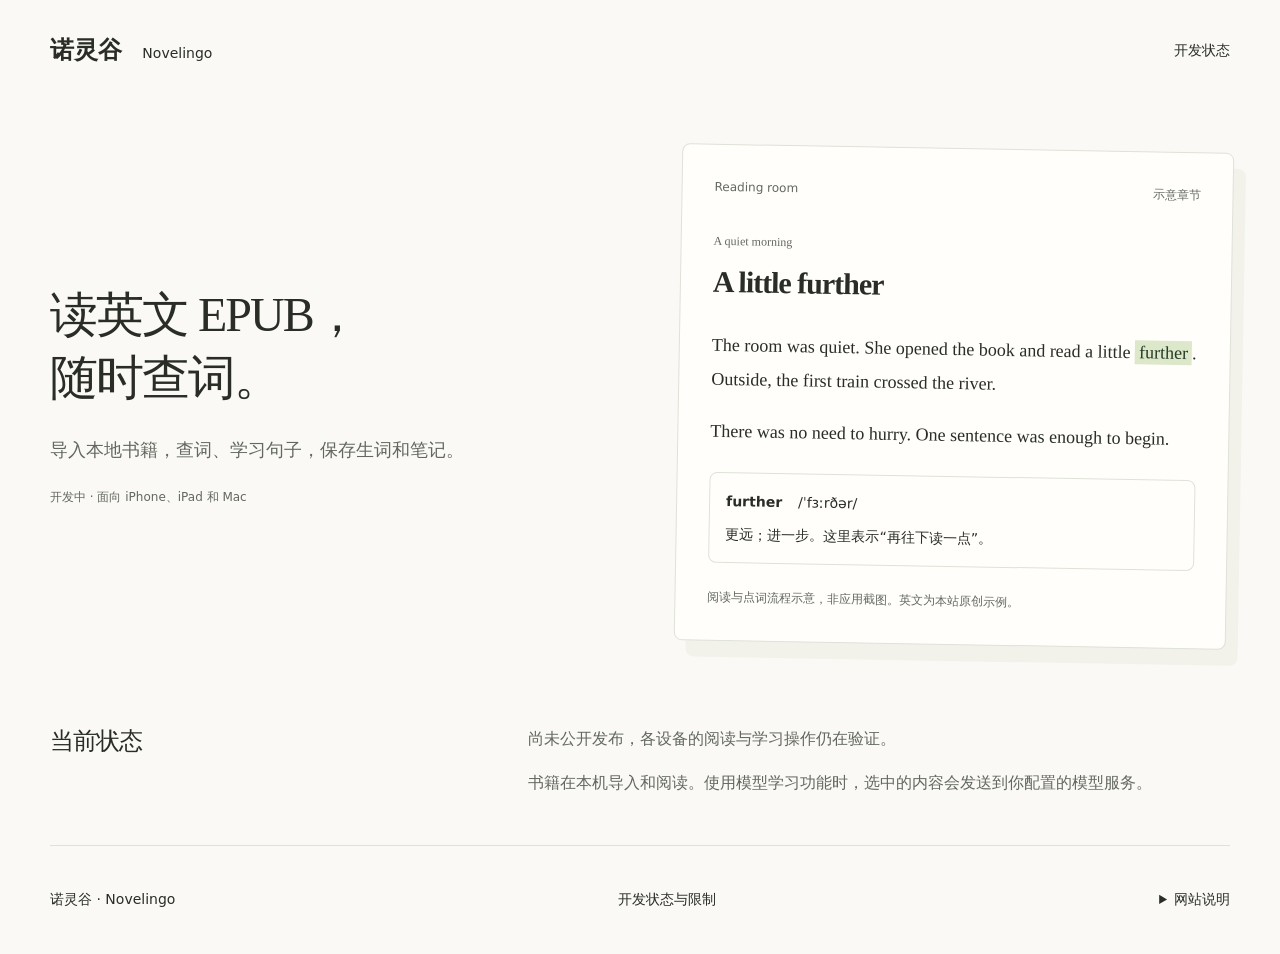
<file: website/index.html>
<!doctype html><html lang="zh-CN"><head><meta charset="utf-8"><meta name="viewport" content="width=device-width,initial-scale=1"><meta name="color-scheme" content="light dark"><title>Novelingo · 英文 EPUB 阅读</title><meta name="description" content="本地英文 EPUB 阅读器，支持查词、句子学习、生词与笔记。开发中，尚未公开发布。"><meta property="og:title" content="Novelingo · 英文 EPUB 阅读"><meta property="og:description" content="本地英文 EPUB 阅读器，支持查词、句子学习、生词与笔记。开发中，尚未公开发布。"><meta property="og:type" content="website"><link rel="icon" href="icon.svg" type="image/svg+xml"><link rel="stylesheet" href="style.css?v=3"></head><body><a class="skip" href="#main">跳到正文</a>
<header><a class="brand" href="./">诺灵谷 <span>Novelingo</span></a><nav aria-label="主导航"><a href="#questions">开发状态</a></nav></header>
<main id="main"><section class="opening"><div class="opening-copy"><h1>读英文 EPUB，<br>随时查词。</h1><p class="lead">导入本地书籍，查词、学习句子，保存生词和笔记。</p><p class="status">开发中 · 面向 iPhone、iPad 和 Mac</p></div>
<figure class="reading-preview"><div class="page-top"><span>Reading room</span><span>示意章节</span></div><article lang="en"><p class="chapter">A quiet morning</p><h2>A little further</h2><p>The room was quiet. She opened the book and read a little <mark>further</mark>. Outside, the first train crossed the river.</p><p>There was no need to hurry. One sentence was enough to begin.</p></article><aside><span class="word">further</span><span>/ˈfɜːrðər/</span><p>更远；进一步。这里表示“再往下读一点”。</p></aside><figcaption>阅读与点词流程示意，非应用截图。英文为本站原创示例。</figcaption></figure></section>


<section id="questions" class="questions"><h2>当前状态</h2><p>尚未公开发布，各设备的阅读与学习操作仍在验证。</p><p>书籍在本机导入和阅读。使用模型学习功能时，选中的内容会发送到你配置的模型服务。</p></section>
</main>
<footer><span>诺灵谷 · Novelingo</span><a href="#questions">开发状态与限制</a><details id="site-notice"><summary>网站说明</summary><p>本页无统计、表单或账户功能。阅读画面为原创示意，非 App 截图。</p></details></footer></body></html>
</file>
<file: website/style.css>
:root{color-scheme:light dark;--paper:#faf9f5;--ink:#292d26;--muted:#62685f;--accent:#466447;--on-accent:#fff;--line:#dfe2d8;--surface:#fffefb}body{background:var(--paper);color:var(--ink)}*{box-sizing:border-box}html{scroll-behavior:smooth;scroll-padding-top:24px}body{margin:0;font-family:ui-sans-serif,system-ui,-apple-system,"PingFang SC",sans-serif;line-height:1.75}a{color:inherit;text-decoration:none}a:hover{text-decoration:underline;text-underline-offset:5px}a:focus-visible,summary:focus-visible{outline:3px solid var(--accent);outline-offset:5px}header,main,footer{width:min(1180px,calc(100% - 64px));margin:auto}header{display:flex;justify-content:space-between;align-items:center;gap:24px;padding:28px 0}nav{display:flex;gap:24px;flex-wrap:wrap}nav a{min-height:44px;display:inline-flex;align-items:center;font-size:14px}.brand{font-weight:650;font-size:24px}.brand span{font-size:14px;font-weight:400;margin-left:12px}.skip{position:fixed;top:-100px;left:16px;background:var(--paper);padding:12px;z-index:5}.skip:focus{top:16px}h1,h2,h3,p{margin-top:0}h1,h2{text-wrap:balance}p{text-wrap:pretty}h1{font-size:60px;line-height:1.18;letter-spacing:-2px;font-weight:600;margin-bottom:24px}h2{font-size:36px;line-height:1.4;font-weight:550;letter-spacing:-1px}h3{font-size:20px;line-height:1.5;font-weight:600}.note{font-size:14px;color:var(--accent);margin-bottom:24px}.lead{font-size:18px;line-height:1.9;max-width:38em;color:var(--muted)}.primary{display:inline-flex;min-height:48px;align-items:center;background:var(--accent);color:var(--on-accent);padding:8px 24px;border-radius:8px;font-weight:600;margin-top:16px;transition:opacity .2s cubic-bezier(.32,.72,0,1),transform .2s cubic-bezier(.32,.72,0,1)}.primary:hover{opacity:.85;text-decoration:none}.primary:active{transform:translateY(1px)}.status{font-size:12px;color:var(--muted);margin:20px 0 0}figure{margin:0;min-width:0}figcaption{font-size:12px;line-height:1.7;color:var(--muted)}section{scroll-margin-top:24px}.questions,.limits{max-width:800px;margin:0 auto;padding:80px 0}.questions h2,.limits h2{margin-bottom:32px}details{border-bottom:1px solid var(--line);padding:16px 0}summary{cursor:pointer;font-weight:550;min-height:44px;align-content:center}details p{color:var(--muted);margin:12px 0;max-width:68ch}.closing{padding:64px 0 96px}.closing h2{margin-bottom:16px}footer{border-top:1px solid var(--line);display:flex;gap:24px;flex-wrap:wrap;justify-content:space-between;padding:32px 0;font-size:14px}footer p{flex-basis:100%;color:var(--muted);font-size:12px;margin:0}@media(max-width:700px){header,main,footer{width:calc(100% - 40px)}header{align-items:flex-start;padding:20px 0;flex-direction:column;gap:8px}nav{gap:20px}h1{font-size:36px;line-height:1.25;letter-spacing:-1px}h2{font-size:30px}.lead{font-size:16px}.questions,.limits{padding:48px 0}.closing{padding:48px 0 64px}}@media(prefers-reduced-motion:reduce){html{scroll-behavior:auto}*,*::before,*::after{transition:none!important;animation:none!important}}
.opening{display:grid;grid-template-columns:1.05fr 1fr;gap:80px;align-items:center;padding:64px 0 96px}.opening h1{font-family:ui-serif,"Songti SC","Noto Serif CJK SC",serif;font-weight:500}.reading-preview{background:var(--surface);padding:32px;border:1px solid var(--line);border-radius:8px;box-shadow:12px 16px 0 #d7daca40;transform:rotate(1deg)}.page-top{display:flex;justify-content:space-between;font-size:12px;color:var(--muted);padding-bottom:32px}.reading-preview article{font-family:Georgia,serif;font-size:18px;line-height:1.9}.reading-preview .chapter{font-size:12px;color:var(--muted);margin-bottom:8px}.reading-preview h2{font-family:Georgia,serif;font-size:30px}.reading-preview mark{background:#dce8c9;color:#243b26;padding:2px 4px}.reading-preview aside{border:1px solid var(--line);padding:16px;border-radius:8px;margin:24px 0;font-size:14px}.reading-preview aside p{margin:8px 0 0}.word{font-weight:650;margin-right:16px}.reading{border-top:1px solid var(--line);padding:80px 0;display:grid;grid-template-columns:1fr 1.1fr;gap:80px}.essays article{margin-bottom:32px}.essays article:last-child{margin-bottom:0}.essays p{color:var(--muted);margin:0}.steps{padding:48px 0;border-top:1px solid var(--line);border-bottom:1px solid var(--line)}.steps ol{display:flex;gap:48px;list-style:decimal-leading-zero;padding-left:32px;margin-bottom:0}.steps li{flex:1;color:var(--muted)}.steps span{display:block;font-size:20px;color:var(--ink);margin-bottom:8px}.closing{text-align:center}@media(max-width:950px){.opening{gap:40px}.opening h1{font-size:48px}.reading{gap:40px}}@media(max-width:700px){.opening{grid-template-columns:1fr;padding:40px 0 64px;gap:48px}.opening h1{font-size:36px}.reading-preview{transform:none;padding:24px}.reading{grid-template-columns:1fr;gap:16px;padding:48px 0}.steps ol{flex-direction:column;gap:24px}.reading-preview article{font-size:16px}}@media(prefers-color-scheme:dark){:root{--paper:#181818;--ink:#eeeede;--muted:#babdb3;--accent:#b8d0a8;--on-accent:#202b1b;--line:#3f443a;--surface:#1f1f1f}.reading-preview{box-shadow:none}.reading-preview mark{background:#405137;color:#eff5e8}}

.unavailable{display:inline-flex;align-items:center;min-height:44px;font-size:12px;color:var(--muted)}

footer details{flex-basis:100%;max-width:800px;font-size:14px}footer details p{font-size:14px}

/* Unreleased product introduction: keep the existing visual direction compact. */
.opening{padding:48px 0;gap:48px}.opening h1{font-size:48px;line-height:1.3}.questions{padding:32px 0 48px;max-width:none;display:grid;grid-template-columns:1fr 1.6fr;gap:16px 40px}.questions h2{font-size:24px;line-height:32px;margin:0;grid-row:span 2}.questions p{margin:0;color:var(--muted)}@media(max-width:700px){.opening{padding:24px 0 32px;gap:32px}.opening h1{font-size:36px}.questions{grid-template-columns:1fr;padding:24px 0 32px;gap:12px}.questions h2{grid-row:auto}}

footer details{flex-basis:auto;width:auto;border:0;padding:0;max-width:480px}footer{align-items:start}footer>span,footer>a{min-height:44px;display:inline-flex;align-items:center}
</file>
